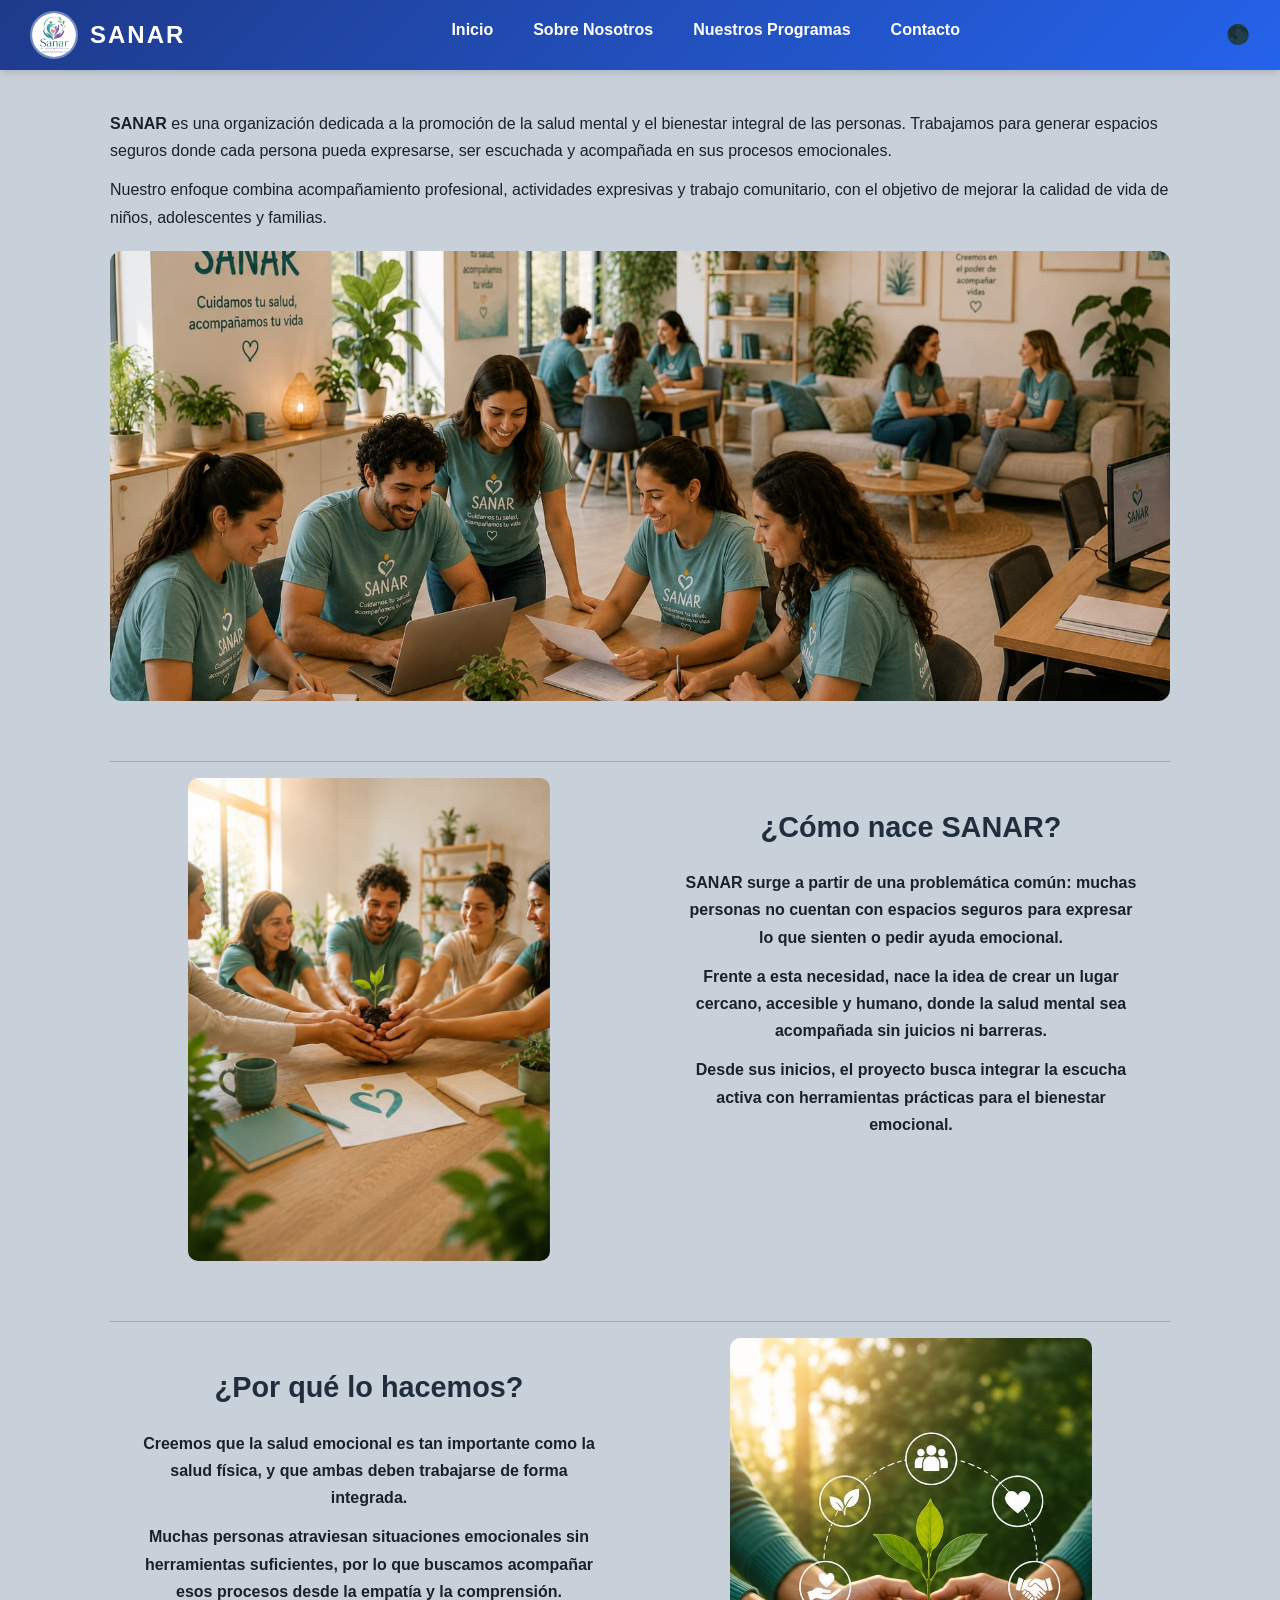
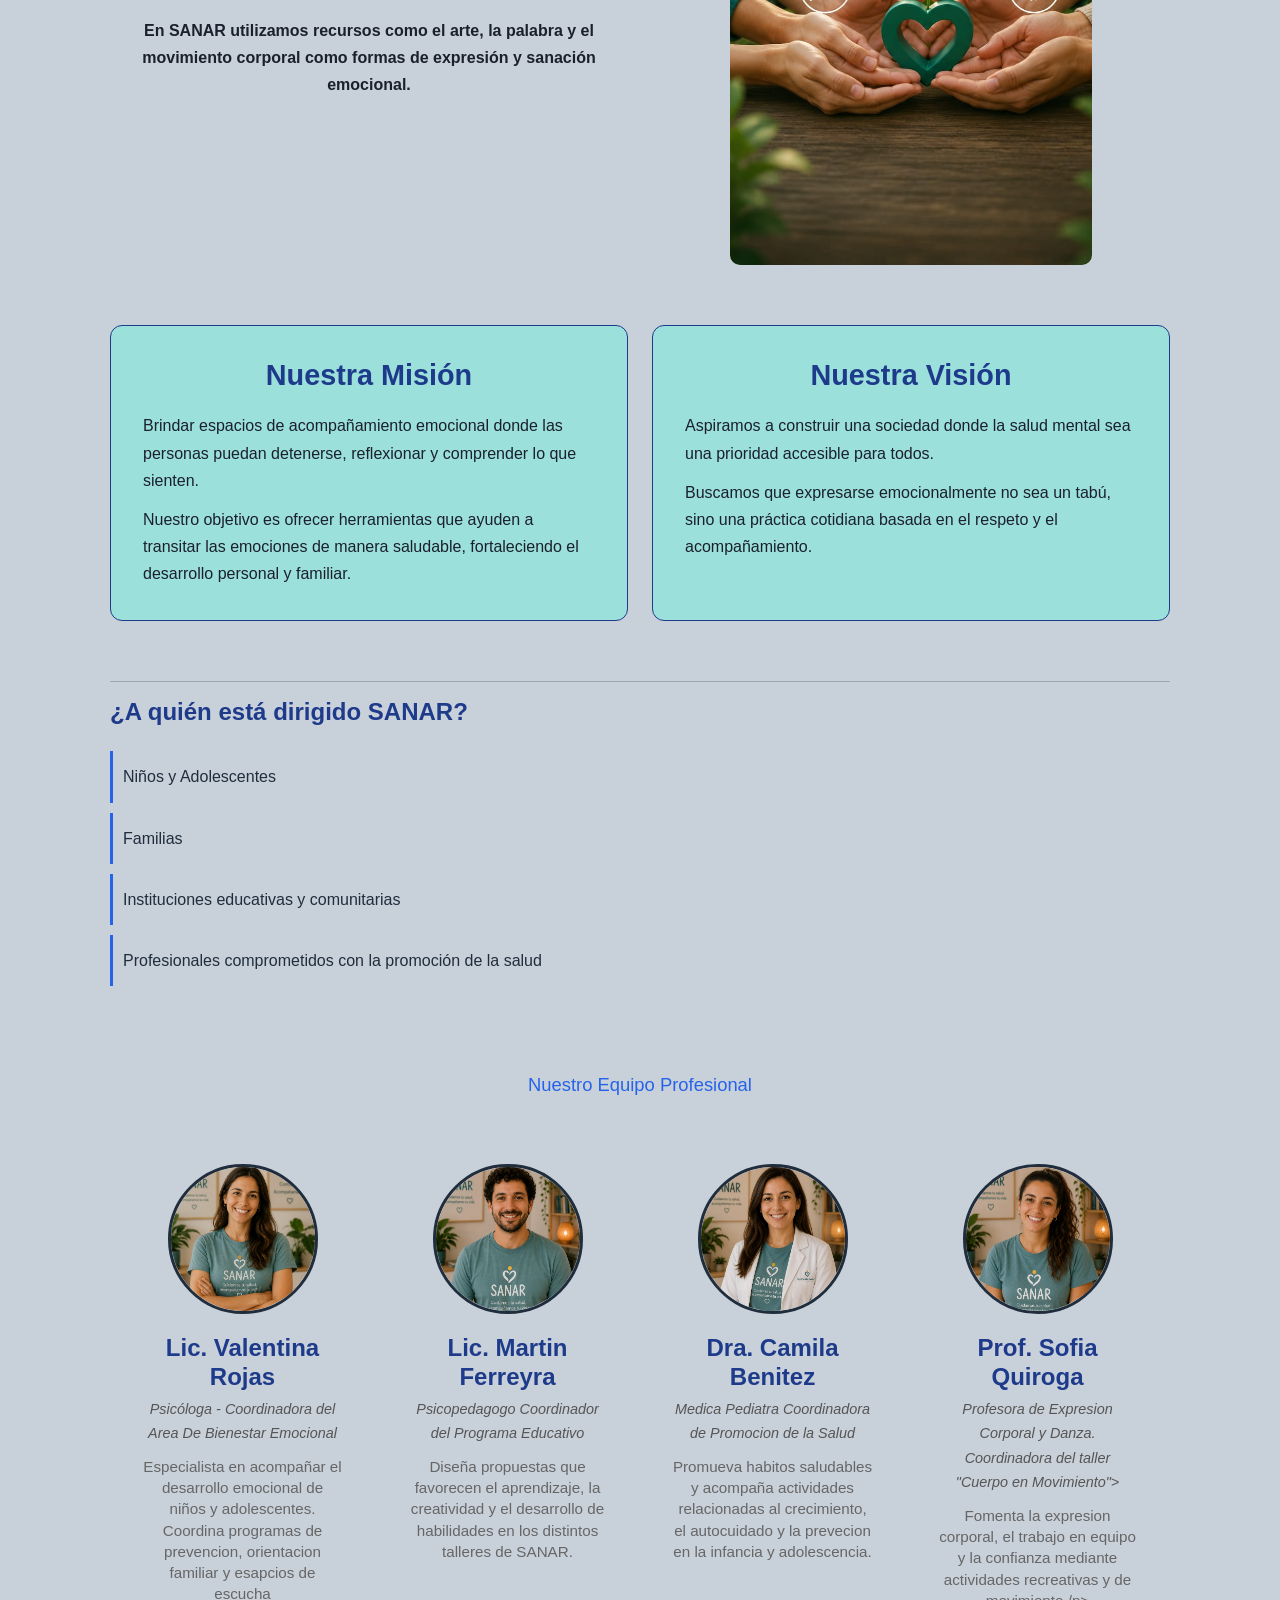
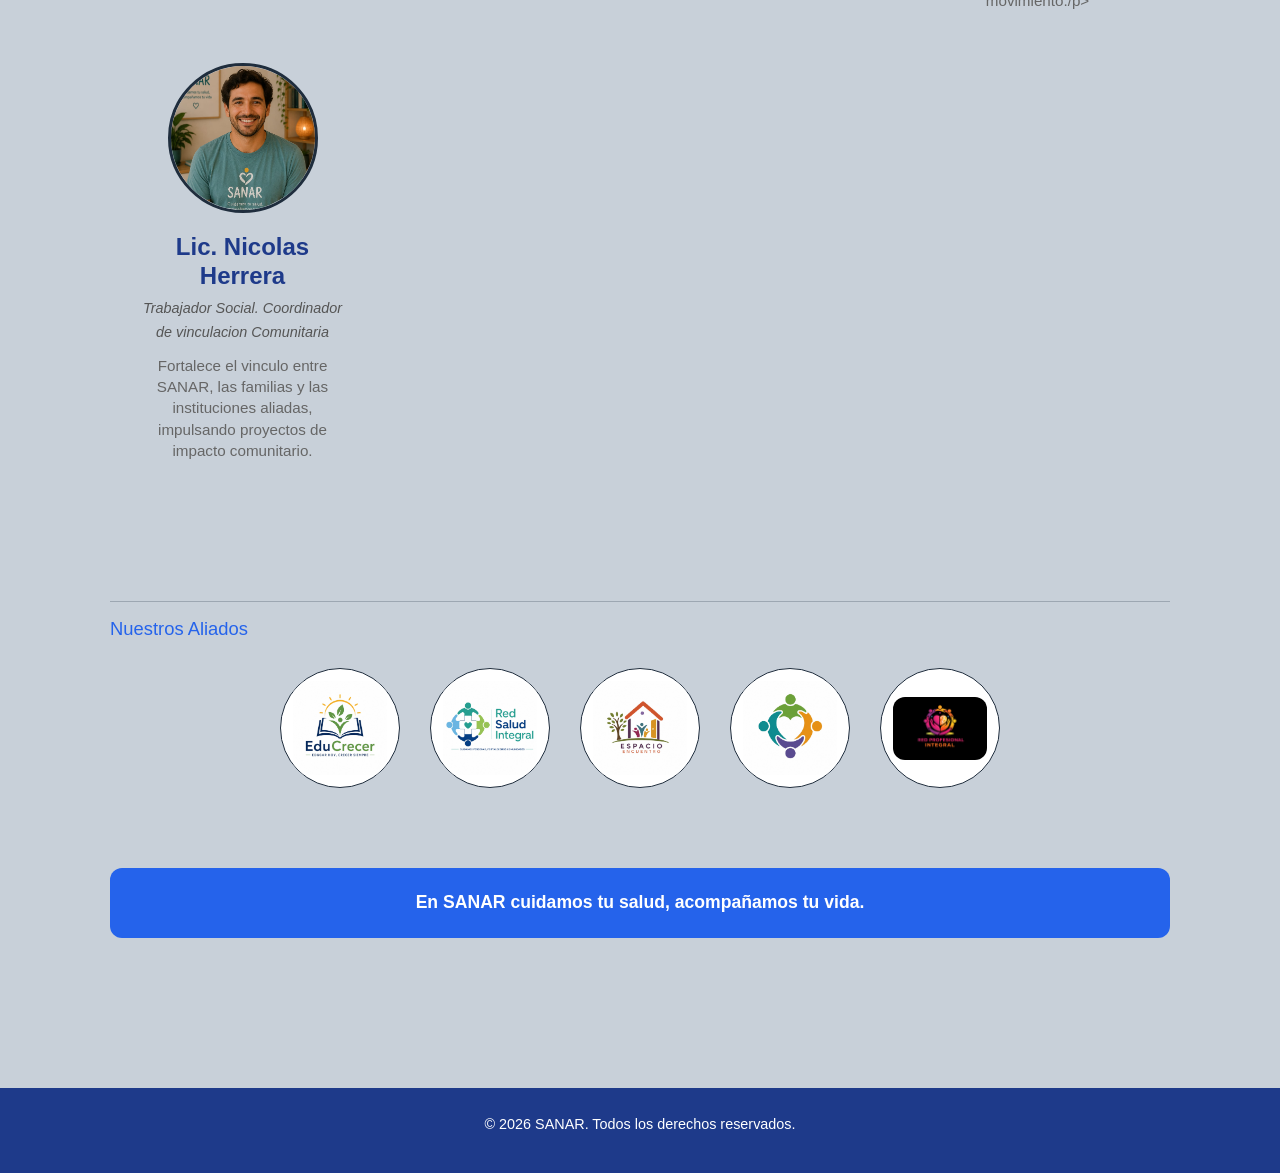
<file: nosotros.html>
<!DOCTYPE html>
<html lang="es">
  <head>
   <meta charset="UTF-8">
   <meta name="viewport" content="width=device-width, initial-scale=1.0">
    <!--BOOTSTRAP -->
     <link href="https://cdn.jsdelivr.net/npm/bootstrap@5.3.3/dist/css/bootstrap.min.css" rel="stylesheet">
    <!--CSS-->
      <link rel="stylesheet" href="style.css">

    <title>Sobre Nosotros - SANAR</title>

  </head>

  <body>

    <!--NAVBAR UNIFICADO-->
    <header class="navbar-principal">
      <!--IMAGEN CREADA CON CHATGPT-->
      <div class="navbar-logo">
        <img src="Imagenes/logo ong.jpeg" alt="logo de SANAR">
        <span class="navbar-titulo">SANAR</span>
      </div> 


     <nav>
      <ul>
        <li><a href="index.html">Inicio</a></li>
        <li><a href="nosotros.html">Sobre Nosotros</a></li>
        <li><a href="programas.html">Nuestros Programas</a></li>
        <li><a href="contacto.html">Contacto</a></li>
      </ul>
     </nav>
      <button id="btnOscuro" onclick="toggleOscuro()">🌑</button>

    </header>


       
    <main>
      <section>
        <!-- INTRODUCCION -->
        <p>
          <strong>SANAR</strong> es una organización dedicada a la promoción de la salud mental
          y el bienestar integral de las personas.
          Trabajamos para generar espacios seguros donde cada persona pueda expresarse,
          ser escuchada y acompañada en sus procesos emocionales.
        </p>

        <p>
         Nuestro enfoque combina acompañamiento profesional, actividades expresivas y trabajo comunitario,
         con el objetivo de mejorar la calidad de vida de niños, adolescentes y familias.
        </p>

        <figure>
          <img src="Imagenes/Grupo-SANAR.jpeg"
            alt="Equipo de SANAR trabajando juntos"
          class="imagen-nosotros">
        </figure>


      </section>

        <hr>

        <!-- ORIGEN DE SANAR-->

      <section class="nace-SANAR">
          <div class="row">  
            <!--COLUMNA DE LA IMAGEN-->
            <div class="col-md-6">
            <!--IMAGEN CREADA CON CHATGPT-->
              <img src="Imagenes/Nace SANAR.jpeg" class="imagen-sanar" alt="Imagen simbolica de nacimiento de SANAR"> 
            </div> 
           <div class="col-md-6">
            <div class="card-body">
              <!--COLUMNA DE TEXTO-->
           <h2 class="card-title">¿Cómo nace SANAR?</h2>

        <p class="card-text">
          SANAR surge a partir de una problemática común: muchas personas no cuentan con espacios seguros
          para expresar lo que sienten o pedir ayuda emocional.
        </p>

        <p class="card-text">
          Frente a esta necesidad, nace la idea de crear un lugar cercano, accesible y humano,
           donde la salud mental sea acompañada sin juicios ni barreras.
        </p>

        <p class="card-text">
          Desde sus inicios, el proyecto busca integrar la escucha activa con herramientas prácticas
          para el bienestar emocional.
        </p>
          </div>
         </div>
        </div>
       
      </section>


      <hr>

      <!-- NUESTRO PROPOSITO -->
      <section class="por-que-SANAR">
        <div class="row">
          <div class="col-md-6">
            <!--COLUMNA DE TEXTO-->
            <div class="card-body">
           <h2 class="card-title">¿Por qué lo hacemos?</h2>

        <p class="card-text">
         Creemos que la salud emocional es tan importante como la salud física,
          y que ambas deben trabajarse de forma integrada.
        </p>

        <p class="card-text">
          Muchas personas atraviesan situaciones emocionales sin herramientas suficientes,
          por lo que buscamos acompañar esos procesos desde la empatía y la comprensión.
        </p>

        <p class="card-text">
          En SANAR utilizamos recursos como el arte, la palabra y el movimiento corporal
          como formas de expresión y sanación emocional.
        </p>
            </div>
          </div>
          <div class="col-md-6">     <!--COLUMNA DE IMAGEN-->
            <!--IMAGEN CREADA CON CHATGPT-->
         <img src="Imagenes/Por que lo hacemos.jpeg" class="imagen-sanar" alt="Imagen simbolica de lo que contruye SANAR">
        </div>
        </div>
      </section>


    

      <!-- MISION Y VISION  -->

     
      <section class="contenedor-mision-vision">
    <div class="row">
        <div class="col-md-6 d-flex">
            <div class="card">
                <div class="card-body">
                    <h2 class="card-title">Nuestra Misión</h2>
                    <p class="card-text">Brindar espacios de acompañamiento emocional donde las personas puedan detenerse, reflexionar y comprender lo que sienten.</p>
                    <p class="card-text">Nuestro objetivo es ofrecer herramientas que ayuden a transitar las emociones de manera saludable, fortaleciendo el desarrollo personal y familiar.</p>

                </div>
            </div>
        </div>
        <div class="col-md-6 d-flex">
            <div class="card">
                <div class="card-body">
                 <h2 class="card-title">Nuestra Visión</h2>
                  <p class="card-text">Aspiramos a construir una sociedad donde la salud mental sea una prioridad accesible para todos.</p>
                  <p class="card-text">Buscamos que expresarse emocionalmente no sea un tabú, sino una práctica cotidiana basada en el respeto y el acompañamiento.</p>

                </div>
            </div>
        </div>
    </div>
</section>
      


        <hr>

        <!-- A QUEIN VA DIRIGIDO  -->
      <div class="seccion-listas">
    <h3 class="titulo-lista">¿A quién está dirigido SANAR?</h3>
    <ul class="lista-dirigido">
        <li>Niños y Adolescentes</li>
        <li>Familias</li>
        <li>Instituciones educativas y comunitarias</li>
        <li>Profesionales comprometidos con la promoción de la salud</li>
    </ul>
</div>

      <!--NUESTROS PROFESIONALES-->

      <section class="seccion-profesionales container py-5">
    <h3 class="titulo-profesionales text-center mb-5">Nuestro Equipo Profesional</h3>
    <div class="row">
        
        <div class="col-md-4 col-lg-3 text-center">
            <div class="perfil-card">
                <div class="foto-perfil">
                    <img src="Imagenes/PROFESIONALES/Lic Valentina Rojas.jpeg" alt="Valentina Rojas">
                </div>
                <h4 class="nombre">Lic. Valentina Rojas</h4>
                <p class="carrera">Psicóloga - Coordinadora del Area De Bienestar Emocional</p>
                <p class="descripcion">Especialista en acompañar el desarrollo emocional de niños y adolescentes. Coordina programas de prevencion, orientacion familiar y esapcios de escucha</p>
            </div>
        </div>
        <div class="col-md-4 col-lg-3 text-center">
            <div class="perfil-card">
                <div class="foto-perfil">
                    <img src="Imagenes/PROFESIONALES/LIC. MARTIN FERREYRA.jpeg" alt="Martin Ferreyra">
                </div>
                <h4 class="nombre">Lic. Martin Ferreyra</h4>
                <p class="carrera">Psicopedagogo Coordinador del Programa Educativo </p>
                <p class="descripcion">Diseña propuestas que favorecen el aprendizaje, la creatividad y el desarrollo de habilidades en los distintos talleres de SANAR.</p>
            </div>
        </div>
        <div class="col-md-4 col-lg-3 text-center">
            <div class="perfil-card">
                <div class="foto-perfil">
                    <img src="Imagenes/PROFESIONALES/DRA CAMILA BENITEZ.jpeg" alt="Dra. Camila Benitez">
                </div>
                <h4 class="nombre">Dra. Camila Benitez</h4>
                <p class="carrera">Medica Pediatra Coordinadora de  Promocion de la Salud</p>
                <p class="descripcion">Promueva habitos saludables y acompaña actividades relacionadas al crecimiento, el autocuidado y la prevecion en la infancia y adolescencia.</p>
            </div>
        </div>
        <div class="col-md-4 col-lg-3 text-center">
            <div class="perfil-card">
                <div class="foto-perfil">
                    <img src="Imagenes/PROFESIONALES/PROF. SOFIA QUIROGA.jpeg" alt="Prof. Sofia Quiroga">
                </div>
                <h4 class="nombre">Prof. Sofia Quiroga</h4>
                <p class="carrera"> Profesora de Expresion Corporal y Danza. Coordinadora del taller "Cuerpo en Movimiento">
                <p class="descripcion">Fomenta la expresion corporal, el trabajo en equipo y la confianza mediante actividades recreativas y de movimiento./p>
            </div>
        </div>
        <div class="col-md-4 col-lg-3 text-center">
            <div class="perfil-card">
                <div class="foto-perfil">
                    <img src="Imagenes/PROFESIONALES/LIC. NICOLAS HERRERA.jpeg" alt="Nicolas Herrera">
                </div>
                <h4 class="nombre">Lic. Nicolas Herrera</h4>
                <p class="carrera">Trabajador Social. Coordinador de vinculacion Comunitaria</p>
                <p class="descripcion">Fortalece el vinculo entre SANAR, las familias y las instituciones aliadas, impulsando proyectos de impacto comunitario.</p>
            </div>
        </div>
    </div>
</section>

     <hr>
      <!--NUESTROS ALIADOS Y/O CON QUIENES TRABAJAMOS-->
      <section class="seccion-aliados">
    <h3 class="titulo-aliados">Nuestros Aliados</h3>
    <div class="contenedor-logos">
        <div class="logo-item"><img src="Imagenes/LOGOTIPOS/LOGO 1.jpeg" alt="Aliado 1"></div>
        <div class="logo-item"><img src="Imagenes/LOGOTIPOS/LOGO 2.jpeg" alt="Aliado 2"></div>
        <div class="logo-item"><img src="Imagenes/LOGOTIPOS/LOGO 3.jpeg" alt="Aliado 3"></div>
        <div class="logo-item"><img src="Imagenes/LOGOTIPOS/LOGO 4.jpeg" alt="Aliado 4"></div>
        <div class="logo-item"><img src="Imagenes/LOGOTIPOS/LOGO 5.jpeg" alt="Aliado 5"></div>
     </div>
</section>
<!-- MENSAJE FINAL -->

      <section>

        <p class="mensaje-final">
         <strong> En SANAR cuidamos tu salud, acompañamos tu vida. </strong>
        </p>

      </section>

    </main>

    <!-- COPY -->
    <footer>

      <p> © 2026 SANAR. Todos los derechos reservados.</p>

    </footer>
    <!--BOTON DE ARRIBA-->
     <button id="btnArriba" onclick="window.scrollTo({top: 0, behavior: 'smooth'})">↑</button>
     <!--JAVA / MODO OSCURO-->
     <script src="js/main.js"></script>
     <!--BOOTSTRAP-->
     <script src="https://cdn.jsdelivr.net/npm/bootstrap@5.3.3/dist/js/bootstrap.bundle.min.js"></script>

  </body>
</html>
</file>
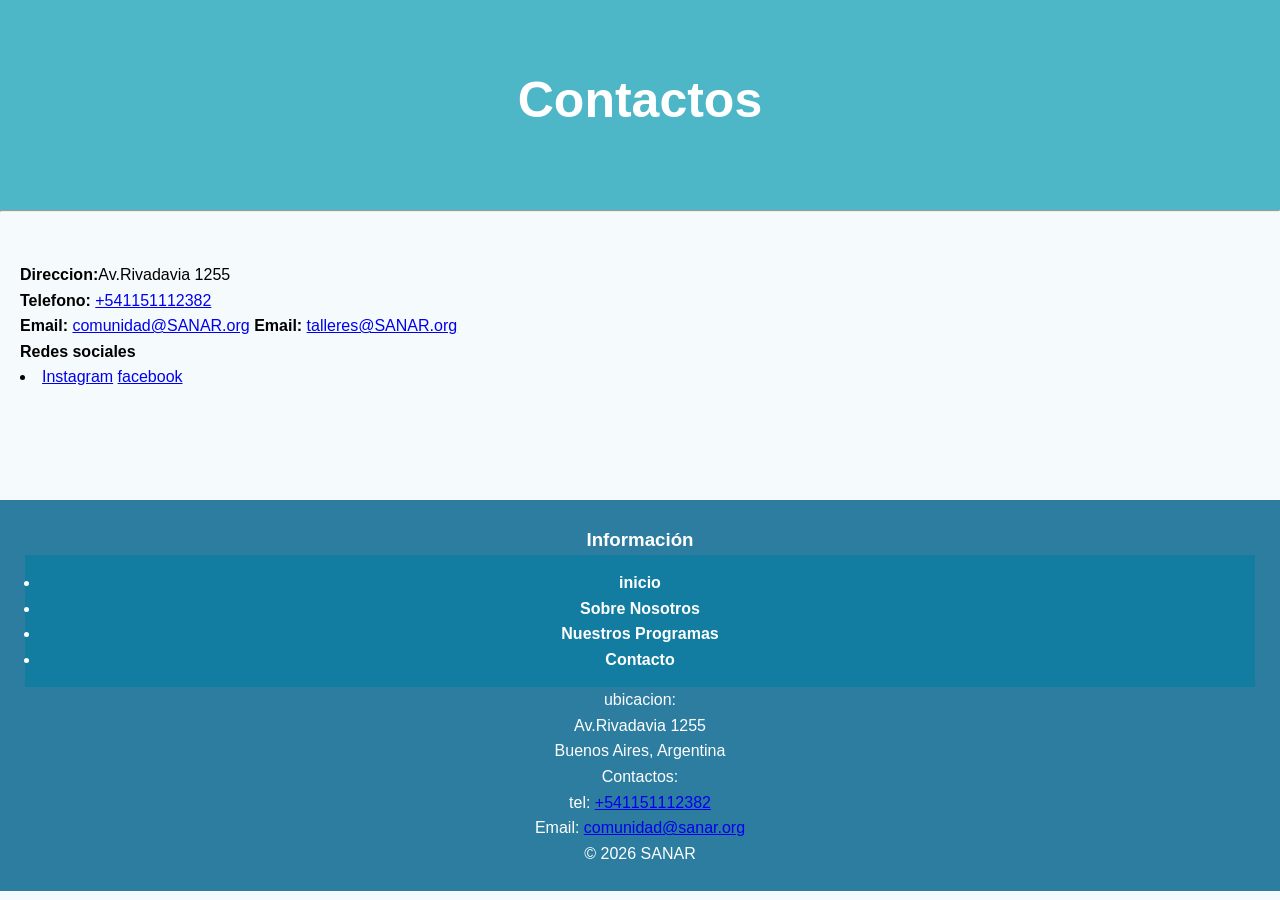
<file: backup de todo el codigo antes de la integracion de Agustin Castillo/contacto.html>
<!DOCTYPE html>
<html lang = "es">

    <head>
        <meta charset = "UTF-8">
        <meta  name = "viewport"
            content = "width=device-width">

         <link rel="stylesheet"href="style.css">   
        <title>  Contacto       </title>    
        
    </head>

    <body>
        <header>
            <h1> Contactos</h1>

        </header>
        <hr>
            <main>
                <p> 
                    <strong>Direccion:</strong>Av.Rivadavia 1255 

                </p>
                
                <p>
                    <strong> Telefono:</strong> <a href="tel:+541151112382">+541151112382</a>

                </p>

                <p> 
                    <strong>Email:</strong> <a href="comunidad@sanar.org">comunidad@SANAR.org</a>
                    <strong>Email:</strong> <a href="talleres@sanar.org">talleres@SANAR.org</a>
                </p>

                <p>
                    <strong> Redes sociales </strong> 
                    <li>
                    <a href="https://www.instagram.com/Sanar.ONG" target="_blank">Instagram</a>
                    <a href = "https://www.facebook.com/Sanar.comunidad" target="_blank">facebook</a>

                </p>

                

            </main>
        </hr>

        <footer>
           <h3> Información </h3> 
           <nav>
                <ul>
                    <li> <a href="index.html">inicio</a></li>
                    <li> <a href="nosotros.html"> Sobre Nosotros</a></li>
                    <li> <a herf="programas.html">Nuestros Programas</a></li>
                    <li> <a herf="contacto.html">Contacto</a></li>
                </ul>

           </nav>

           <p>ubicacion:</p>
           <p>Av.Rivadavia 1255 <br>
                Buenos Aires, Argentina

           </p>

           <p> Contactos:</p>
           tel: <a href="tel:+541151112382">+541151112382</a> <br>
           Email: <a href="comunidad@sanar.org">comunidad@sanar.org</a>
           <p>© 2026 SANAR</p>
        </footer>
    </body>


</html>
</file>
<file: style.css>
/* =========================
   RESET GENERAL
========================= */

* {
    margin: 0;
    padding: 0;
    box-sizing: border-box;
}

/* =========================
   VARIABLES
========================= */

:root {
    --color-primario: #1e3a8a;
    --color-secundario: #2563eb;
    --color-fondo: #c8d0d9;
    --color-texto: #1f2d3d;
    --color-gris: #1a202c;
    --color-borde: #d1d5db;
    --color-blanco: #ffffff;
    --sombra: 0 4px 12px rgba(0, 0, 0, 0.06);
    --radio: 12px;
    --transicion: 0.3s ease;

    /* =============================
      JAVA/MODO OSCURO/VARIABLES
    ================================ */
    --color-titulo: var(--color-primario);
    --color-subtitulo: var(--color-secundario);
    --color-parrafo: var(--color-gris);
}

/* =========================
   ESTILO GENERAL
========================= */

body {
    font-family: "Segoe UI", Roboto, Arial, sans-serif;
    background-color: var(--color-fondo);
    color: var(--color-texto);
    line-height: 1.7;
    font-size: 1rem;
}

/* NAVBAR UNIFICADO */

.navbar-principal {
    display: flex;
    align-items: center;
    justify-content: space-between;
    gap: 20px;
    padding: 6px 30px;
    background: linear-gradient(135deg, var(--color-primario), var(--color-secundario));
    color: var(--color-blanco);
    position: sticky;
    top: 0;
    z-index: 1000;
    flex-wrap: wrap;
    box-shadow: 0 2px 8px rgba(0, 0, 0, 0.15);
    transition: box-shadow var(--transicion);
}

.navbar-principal:hover {
    box-shadow: 0 6px 16px rgba(0, 0, 0, 0.3);
}

.navbar-logo {
    display: flex;
    align-items: center;
    gap: 12px;
}

.navbar-logo img {
    width: 48px;
    height: 48px;
    border-radius: 50%;
    object-fit: cover;
    border: 2px solid rgba(255, 255, 255, 0.4);
    margin: 0;
}

.navbar-titulo {
    font-size: 1.5rem;
    font-weight: 700;
    letter-spacing: 2px;
    color: var(--color-blanco);
}

.navbar-principal nav ul {
    display: flex;
    align-items: center;
    list-style: none;
    gap: 8px;
    flex-wrap: wrap;
    padding: 0;
}

/* ANIMACION HOVER/NAVBAR */

.navbar-principal nav ul li {
    display: flex;
    align-items: center;
}

.navbar-principal nav ul li a {
    text-decoration: none;
    color: var(--color-blanco);
    font-weight: 600;
    padding: 10px 16px;
    border-radius: 8px;
    transition: background-color var(--transicion), transform var(--transicion), box-shadow var(--transicion);
    font-size: 1rem;
    line-height: 1;
    display: flex;
    align-items: center;
    position: relative;
    top: 6px;
}

.navbar-principal nav ul li a:hover {
    background-color: rgba(255, 255, 255, 0.2);
    transform: translateY(-4px);
    box-shadow: 0 6px 14px rgba(0, 0, 0, 0.25);
}

.navbar-principal nav ul li a.activo {
    background-color: rgba(255, 255, 255, 0.2);
}

/* JAVA/MODO OSCURO/BOTON */
#btnOscuro {
    background: none;
    border: none;
    color: var(--color-blanco);
    font-size: 1.2rem;
    cursor: pointer;
    transition: transform var(--transicion);
}

#btnOscuro:hover {
    transform: scale(1.2);
}

/* =========================
   CONTENIDO PRINCIPAL
========================= */

main {
    max-width: 1100px;
    margin: 0 auto;
    padding: 40px 20px;
}

/* =========================
   TÍTULOS Y SECCIONES
========================= */

h2 {
    color: var(--color-titulo);
    font-size: 1.8rem;
    margin-bottom: 16px;
}

h3 {
    color: var(--color-subtitulo);
    margin-bottom: 8px;
    font-size: 1.15rem;
}

section {
    margin-bottom: 60px;
}


p {
    margin-bottom: 12px;
    color: var(--color-parrafo);
}

/* =========================
   IMÁGENES
========================= */

img {
    max-width: 100%;
    border-radius: var(--radio);
    display: block;
}

.imagen-nosotros,
.imagen-contacto {
    margin-top: 20px;
    width: 100%;
    max-height: 450px;
    object-fit: cover;
}

/* =========================
   HERO - INDEX
========================= */

.hero-index {
    text-align: center;
    padding: 20px 0 40px;
}


/* =========================
   ESTADISTICAS - INDEX
========================= */

.estadisticas-index {
    display: flex;
    justify-content: center;
    gap: 20px;
    flex-wrap: wrap;
    text-align: center;
    margin-bottom: 60px;
}

.estadistica-index {
    background-color: var(--color-blanco);
    box-shadow: var(--sombra);
    border-radius: var(--radio);
    padding: 24px;
    min-width: 150px;
}

.estadistica-index h3 {
    font-size: 2rem;
    color: var(--color-primario);
}
/*==================================
  SOBRE NOSOTROS - NACE/ PORQUE
=================================*/
.nace-SANAR .col-md-6:first-child{
    text-align: center !important;
    display: flex;
    flex-direction: column;
    justify-content: center !important; 
}
.nace-SANAR .card-text{
    font-weight: bold;
}
.nace-SANAR .card-title{
    font-weight: 800;
    margin-bottom: 25px;
}
.nace-SANAR .card-body{
    text-align: center;
}
.por-que-SANAR .col-md-6:first-child {
    text-align: center;
    display: flex;
    flex-direction: column;
    justify-content: center;
}
.imagen-sanar {
    max-width: 70%;
    height: auto;
    display: block;
    margin: 0 auto;
    border-radius: 10px;
}
.por-que-SANAR .card-text{
    font-weight: bold;
}
.por-que-SANAR .card-title{
    font-weight: 800;
    margin-bottom: 25px;
}
/*==============================
  SOBRE NOSOTROS - MISION/VISION
==============================*/
.contenedor-mision-vision .row {
    display: flex;
    align-items: stretch;
}
.contenedor-mision-vision .card-title{
    text-align: center;
    font-weight: 800;
    margin-bottom: 20px;
    color: var(--color-primario);
}
.contenedor-mision-vision .card {
    background-color: #9ce0db;
    border: 1px solid #1e3a8a;
    border-radius: var(--radio);
    height: 100%;
    display: flex;
    flex-direction: column;
}
.contenedor-mision-vision .card-body{
    padding: 2rem;
}
/*================================
 A QUIEN VA DIRIGIDO - LISTAS
 ===============================*/
 .seccion-listas {
    margin-bottom: 40px;
}

.titulo-lista {
    color: var(--color-primario);
    font-weight: 800;
    margin-bottom: 25px;
    font-size: 1.5rem;
}

.lista-dirigido{
    list-style: none; /* Quitamos los puntos negros*/
    padding-left: 0;
}

.lista-dirigido li {
    padding: 12px 0;
    padding-left: 10px;
    border-left: 3px solid var(--color-secundario); /* Línea delgada lateral */
    margin-bottom: 10px;
    transition: all 0.3s ease;
    color: var(--color-texto);
}
/*===============================
  SOBRE NOSOTROS - ALIADOS
===============================*/
.contenedor-logos {
    display: flex;
    flex-wrap: wrap; /* Para que bajen de renglón si la pantalla es chica */
    justify-content: center; /* Centra los logos en la página */
    gap: 30px; /* Espacio entre círculos */
    padding: 20px;
}

.logo-item {
    width: 120px; /* Tamaño del círculo */
    height: 120px;
    border-radius: 50%; /* Esto hace el círculo */
    overflow: hidden; /* Recorta la imagen para que no se salga del círculo */
    border: 1px solid; /* Un borde sutil para que resalte */
    background-color: white;
    display: flex;
    align-items: center;
    justify-content: center;
    transition: transform 0.3s ease;
}

.logo-item img {
    width: 80%; /* Ajusta el tamaño de la imagen dentro del círculo */
    height: auto;
}

.logo-item:hover {
    transform: scale(1.1); /* Efecto zoom al pasar el mouse */
    border-color: #004D61;
}
/*================================
SOBRE NOSOTROS - PERFILES
================================*/
.perfil-card {
    padding: 20px;
    transition: transform 0.3s ease;
}

.foto-perfil {
    width: 150px;
    height: 150px;
    margin: 0 auto 20px auto; /* Centra el círculo */
    border-radius: 50%;
    overflow: hidden;
    border: 3px solid ; /* borde  */
}

.foto-perfil img {
    width: 100%;
    height: 100%;
    object-fit: cover; /* Evita que la foto se deforme */
}

.nombre {
    color:var(--color-primario) ;
    font-weight: 800;
    margin-bottom: 5px;
}

.carrera {
    color: #555; /*color elegido unicamente para los perfiles*/
    font-style: italic;
    font-size: 0.9rem;
    margin-bottom: 10px;
}

.descripcion {
    font-size: 0.95rem;
    line-height: 1.4;
    color: #666; /* color elegido unicamente para los perfiles*/
}

/* Efecto al pasar el mouse */
.perfil-card:hover .foto-perfil {
    border-color: #004D61;
    transform: scale(1.05);
}
/*=================================
  PROXIMAMENTE - TALLERES/PROGRAMAS
=================================*/  
.card {
 background-color:#9ce0db ;
 border: 1px solid;
 border-radius: var(--radio) ;
 
}
.card-body{
 padding: 2rem;
 ;

}
.btn-inscripcion {
 background-color:var(--color-secundario);
 color: #ffffff;
 border: none;
 padding: 12px 20px;
 font-weight: bold;
 transition: all 0,3s ease;
 margin-top: 20px;
 
}
.btn-inscripcion:hover{
    background-color: var(--color-primario);
    color: white;
}
.proximos-talleres{
    display: grid; grid-template-columns: repeat(3, 1fr);
    gap: 15px;
    padding: 20p;
    text-align: center;
    margin-bottom: 60px;
    margin-top: 30px;
}
.proximo-taller{
   background-color: #9ce0db; 
    border: 1px solid;
    border-radius: var(--radio);
    padding: 20px;
    
    text-align: center;
    transition: transform 0.3s ease;
    max-width: 300px;
    min-width: 100px;
    display: flex;flex-direction: column;justify-content: center;
}
.proximo-taller h3{
    font-size: 1.2rem;
    margin: 0;
    color: var(--color-primario);
}
/* =========================
   ANIMACION HOVER TARJETAS
========================= */

.estadistica-index,
section article,
.datos-contacto,
.formulario-box {
    border: 2px solid transparent;
    transition: transform 0.3s ease, box-shadow 0.3s ease, border-color 0.3s ease;
}

.estadistica-index:hover,
section article:hover,
.datos-contacto:hover,
.formulario-box:hover {
    transform: translateY(-6px);
    box-shadow: 0 8px 20px rgba(0, 0, 0, 0.15);
    border-color: var(--color-secundario);
}

/* CURSOR/MANITO */
section article {
    cursor: pointer;
}

/* =========================
   ACCESOS RAPIDOS
========================= */

section article {
    background-color: var(--color-blanco);
    padding: 20px;
    border-radius: var(--radio);
    box-shadow: var(--sombra);
    margin-bottom: 20px;
}

/* =========================
   FORMULARIOS DE CONTACTO
========================= */

.formularios-contacto {
    display: flex;
    gap: 24px;
    flex-wrap: wrap;
    margin-top: 20px;
    justify-content: center;
}

.formulario-box {
    background-color: var(--color-blanco);
    padding: 20px;
    border-radius: var(--radio);
    box-shadow: var(--sombra);
    border: 2px solid var(--color-borde);
    flex: 1;
    min-width: 320px;
    max-width: 480px;
}

.formulario-box .mb-3 {
    margin-bottom: 0.75rem !important;
}

/* ===================================
 JAVA/MODO OSCURO/FORMULARIO/CONTACTO
===================================*/

body.modo-oscuro .formulario-box {
    background-color: #1e1e1e;
    color: #e0e0e0;
}

body.modo-oscuro .formulario-box label {
    color: #93c5fd;
}

body.modo-oscuro .formulario-box input,
body.modo-oscuro .formulario-box select,
body.modo-oscuro .formulario-box textarea {
    background-color: #2a2a2a;
    color: #e0e0e0;
    border-color: #444;
}

/* ========================
   DATOS DE CONTACTO
========================= */

.datos-contacto {
    background-color: var(--color-blanco);
    padding: 22px;
    border-radius: var(--radio);
    box-shadow: var(--sombra);
    margin-top: 20px;
}

.datos-contacto h3 {
    margin-bottom: 14px;
}

.datos-contacto p {
    margin-bottom: 8px;
}

.datos-contacto a {
    color: var(--color-secundario);
    text-decoration: none;
    font-weight: 600;
    transition: color var(--transicion);
}

.datos-contacto a:hover {
    color: var(--color-primario);
    text-decoration: underline;
}

/* =========================
   REDES SOCIALES
========================= */

.redes-sociales {
    text-align: center;
    margin-top: 20px;
}

.redes-contenedor {
    display: flex;
    justify-content: center;
    gap: 20px;
    flex-wrap: wrap;
    margin-top: 16px;
}

.red-card {
    background-color: var(--color-blanco);
    box-shadow: var(--sombra);
    border-radius: var(--radio);
    border: 2px solid transparent;
    padding: 20px 28px;
    min-width: 120px;
    text-decoration: none;
    color: var(--color-texto);
    display: flex;
    flex-direction: column;
    align-items: center;
    gap: 8px;
    cursor: pointer;
    transition: transform 0.3s ease, box-shadow 0.3s ease, border-color 0.3s ease;
}

.red-card i {
    font-size: 2rem;
    color: var(--color-secundario);
}

.red-card span {
    font-weight: 600;
    font-size: 0.95rem;
}

.red-card:hover {
    transform: translateY(-6px);
    box-shadow: 0 8px 20px rgba(0, 0, 0, 0.15);
    border-color: var(--color-secundario);
}

/* =========================
   FOOTER
========================= */

footer {
    text-align: center;
    padding: 24px 20px;
    background-color: var(--color-primario);
    color: var(--color-blanco);
    margin-top: 50px;
    font-size: 0.9rem;
}

footer p {
    color: #ffffff;
}

/* =========================
   LISTAS GENERALES
========================= */

ul {
    padding-left: 20px;
}

ul li {
    margin-bottom: 6px;
    color: var(--color-gris);
}

/* =========================
   MENSAJE FINAL
========================= */

.mensaje-final {
    text-align: center;
    font-weight: 700;
    font-size: 1.1rem;
    color: var(--color-blanco);
    background-color: var(--color-secundario);
    margin-top: 30px;
    padding: 20px;
    border-radius: var(--radio);
}

/* =========================
   MODO OSCURO JAVA
========================= */

body.modo-oscuro {
    background-color: #121212;
    color: #e0e0e0;
    --color-titulo: #e0e0e0;
    --color-subtitulo: #93c5fd;
    --color-parrafo: #cbd5e1;
}

body.modo-oscuro header,
body.modo-oscuro footer {
    background: #1a1a1a;
}

body.modo-oscuro .navbar-principal nav ul li a:hover,
body.modo-oscuro .navbar-principal nav ul li a.activo {
    background-color: rgba(255, 255, 255, 0.15);
}

body.modo-oscuro .estadistica-index {
    background-color: #1e1e1e;
    color: #e0e0e0;
}

body.modo-oscuro section article {
    background-color: #1e1e1e;
    color: #e0e0e0;
}

body.modo-oscuro .datos-contacto {
    background-color: #1e1e1e;
    color: #e0e0e0;
}

body.modo-oscuro .datos-contacto a {
    color: #93c5fd;
}

body.modo-oscuro .datos-contacto a:hover {
    color: #ffffff;
}

body.modo-oscuro ul li {
    color: #cbd5e1;
}

body.modo-oscuro ul li {
    color: #cbd5e1;
}

body.modo-oscuro .red-card {
    background-color: #1e1e1e;
    color: #e0e0e0;
}

body.modo-oscuro .red-card i {
    color: #93c5fd;
}

body.modo-oscuro .red-card:hover {
    border-color: #93c5fd;
}
body.modo-oscuro .contenedor-mision-vision .card {
    background-color: #0b2d2a;
    border: 1px solid;
    color: #e0e0e0;
}
body.modo-oscuro .contenedor-mision-vision .card-title{
    color:#9ce0db ;
}
body.modo-oscuro .lista-dirigido li {
    border-left: 3px solid;
    color: #b0c4c3
}
body.modo-oscuro .card {
    background-color: #0b2d2a;
    border: 1px solid;
    color: #e0e0e0;
    
}
body.modo-oscuro .programas .card-title{
    color: #9ce0db;
}
body.modo-oscuro .programas .card-text {
    color: var(--color-blanco);
}
body.modo-oscuro .proximo-taller {
  background-color: #0b2d2a;
  border: 1px solid;
}
body.modo-oscuro .proximo-taller h3{
    color: #9ce0db;
}


/* JAVA/MODO OSCURO/HOVER BORDE DE COLOR */

body.modo-oscuro .estadistica-index:hover,
body.modo-oscuro section article:hover,
body.modo-oscuro .datos-contacto:hover,
body.modo-oscuro .formulario-box:hover {
    border-color: #93c5fd;
}

/* =========================
   BOTON VOLVER ARRIBA JAVA
========================= */

#btnArriba {
    display: none;
    position: fixed;
    bottom: 24px;
    right: 24px;
    z-index: 1500;
    background-color: var(--color-secundario);
    color: white;
    border: none;
    width: 48px;
    height: 48px;
    border-radius: 50%;
    font-size: 1.3rem;
    cursor: pointer;
    box-shadow: var(--sombra);
    transition: background-color var(--transicion);
}

#btnArriba:hover {
    background-color: var(--color-primario);
}
</file>
<file: backup de todo el codigo antes de la integracion de Agustin Castillo/style.css>
/*     
    RESET GENERAL
*/

*{  margin: 0; 
    padding: 0; 
    box-sizing: border-box;
}

/*   
    ESTILO GENERAL
*/

body 
{
    font-family: Arial, sans-serif;
    background-color: #f5fbfc;
    color:#000;
    line-height: 1.6;

}

/*
    HEADER
*/

header 
{
    background:#4db6c7;
    color: white;
    text-align: center;
    padding: 60px 20px; 

}

header h1 
{
    font-size: 50px;
    margin-bottom: 10px;

}

header p 
{
    font-size: 20px;

}


/*
    NAVBAR
*/



nav 
{
    background-color: #127da0;
    padding: 15px;
    text-align: center;
}

nav a 
{
    color:white;
    text-decoration:none;
    margin:0 15px;
    font-weight: bold;
}


nav a hover 
{
    color:#caf0f8;
}

/*
        MAIN
*/

main 
{
    padding: 50px 20px;


}


/*
    INICIO 
*/

#index 
{
    text-align: center;
    margin-bottom: 80px;
}

#index h2
{
    font-size: 40px;
    color:#2c7d20;
    margin-bottom: 20px;

}

#index p
{
    max-width: 900px;
    margin:auto;
    font-size: 18px;
}

/* 
    NOSOTROS
*/


#nosotros
{
    max-width: 1000px;
    margin:auto;
}

#nosotros h2
{
    text-align: center;
    color:#2c7da0;
    margin-bottom: 30px;

}

#nostros h3
{
    color:#168aad;
    margin-top: 30px;
    margin-bottom: 15px;
}

#nostros p 
{
    margin-bottom: 20px;

}

/* 
    PROGRAMA
*/

#programa 
{
    text-align: center;

}

#programas h2
{
    color:#127da0;
    margin-bottom: 20px;

} 

#programas p

{
    max-width: 900px;
    margin: auto;
    margin-bottom: 20px;


}


/*
    GRID DE PROGRAMAS (Sirve para organizar los talleres en columnas y filas )

*/



.programas-grid
{
    display:grid;
    grid-template-columns: repeat(auto-fit,minmax (280px,1fr));
    gap: 25px;
    margin-bottom: 40px;
}

/*
    TALLERES
*/

.programas-grid
{
    background-color: white;
    padding:25px;
    border-radius: 15px;
    text-align: left;
    box-shadow: 0px 4px 12px rgba(0,0,0,0.08);
    transition: transform 0.3s;

}


.programas:hover
{
    transform: translatey(-5 px);

}


.programas h3
{
    color:#168aad;
    margin-bottom: 15px;

}

.programas p
{
    margin-bottom: 15px;

}

.programas ul 
{
    margin-left: 20px;
    margin-top:10px;

}

.programas li 
{
    margin-bottom: 8px;

}

/* 
    CONTACTO
*/


#contacto 
{
    text-align: center;

}

#contacto h2 
{
    color:#12cda0;
    margin-bottom: 20px;
    
}

#contacto p 
{
    margin-bottom: 15px;

}

/*
    FORMULARIO
*/

form 
{
    max-width: 700px;
    margin: 40px auto;
    display:flex;
    flex-direction: column;
}

label{
    margin-top: 15px;
    margin-bottom: 8px;
    font-weight: bold;
    text-align: left;
}

input,select,textarea
{
    padding :12px;
    border: 1px solid #ccc;
    border-radius: 10px;
    font-size: 16px;

}

textarea
{
    resize: vertical;
}

button 
{
    margin-top:25px;
    padding:15px;
    background-color: #168aad;
    color:white;
    border:none;
    border-radius: 10px;
    cursor:pointer;
    font-size: 16px;
    transition: background-color 0.3s;
    
}

button:hover{
    background-color: #2c7da0;

}

/*
    FOOTER
*/

footer {
    background-color: #2c7da0;
    color:white;
    text-align: center;
    padding: 25px;
    margin-top: 60px;
}
</file>
